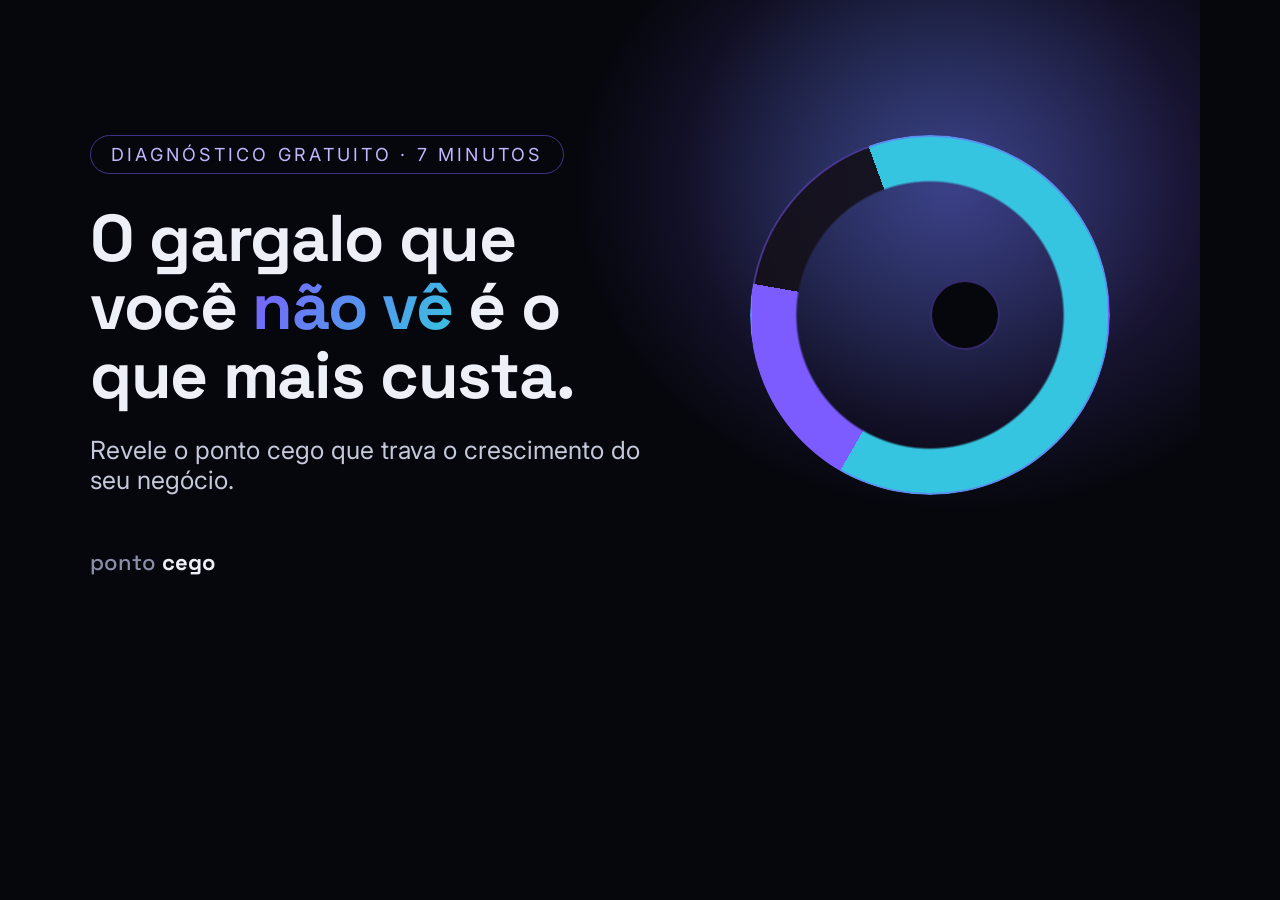
<file: og-card.html>
<!DOCTYPE html>
<html lang="pt-BR">
<head>
<meta charset="UTF-8" />
<style>
  @import url('https://fonts.googleapis.com/css2?family=Space+Grotesk:wght@500;700&family=Inter:wght@400;600&display=swap');
  *{margin:0;padding:0;box-sizing:border-box}
  body{width:1200px;height:630px;overflow:hidden;font-family:"Inter",sans-serif;
    background:#06070d;color:#eef0f8;position:relative}
  .glow{position:absolute;inset:0;
    background:radial-gradient(620px 520px at 80% 30%,rgba(124,92,255,.4),transparent 62%),
               radial-gradient(420px 420px at 78% 28%,rgba(54,197,224,.22),transparent 60%)}
  .orb{position:absolute;right:90px;top:50%;transform:translateY(-50%);width:360px;height:360px;border-radius:50%;
    border:2px solid rgba(124,92,255,.5);
    background:conic-gradient(from 210deg, #7c5cff 0deg 70deg, rgba(20,16,25,.9) 70deg 130deg, #36c5e0 130deg 360deg);
    -webkit-mask:radial-gradient(circle, transparent 52%, #000 53%);mask:radial-gradient(circle, transparent 52%, #000 53%);
    box-shadow:0 0 80px rgba(124,92,255,.4)}
  .dot{position:absolute;right:235px;top:50%;transform:translate(50%,-50%);width:70px;height:70px;border-radius:50%;background:#06070d;border:2px solid rgba(124,92,255,.4)}
  .wrap{position:relative;padding:96px 90px;z-index:2;max-width:760px;height:100%;display:flex;flex-direction:column;justify-content:center}
  .tag{display:inline-block;align-self:flex-start;font-size:18px;letter-spacing:.18em;text-transform:uppercase;
    color:#c3b6ff;border:1px solid rgba(124,92,255,.5);border-radius:999px;padding:8px 20px;margin-bottom:30px}
  h1{font-family:"Space Grotesk",sans-serif;font-weight:700;font-size:66px;line-height:1.04;letter-spacing:-.02em}
  h1 .g{background:linear-gradient(120deg,#7c5cff,#36c5e0);-webkit-background-clip:text;background-clip:text;-webkit-text-fill-color:transparent}
  p{margin-top:26px;font-size:25px;color:#c5cadb;max-width:600px}
  .brand{position:absolute;left:90px;bottom:54px;font-family:"Space Grotesk",sans-serif;font-weight:500;font-size:22px;color:#8b90a8;z-index:2}
  .brand b{color:#eef0f8}
</style>
</head>
<body>
  <div class="glow"></div>
  <div class="orb"></div>
  <div class="dot"></div>
  <div class="wrap">
    <span class="tag">Diagnóstico gratuito · 7 minutos</span>
    <h1>O gargalo que você <span class="g">não vê</span> é o que mais custa.</h1>
    <p>Revele o ponto cego que trava o crescimento do seu negócio.</p>
  </div>
  <div class="brand">ponto <b>cego</b></div>
</body>
</html>
</file>
